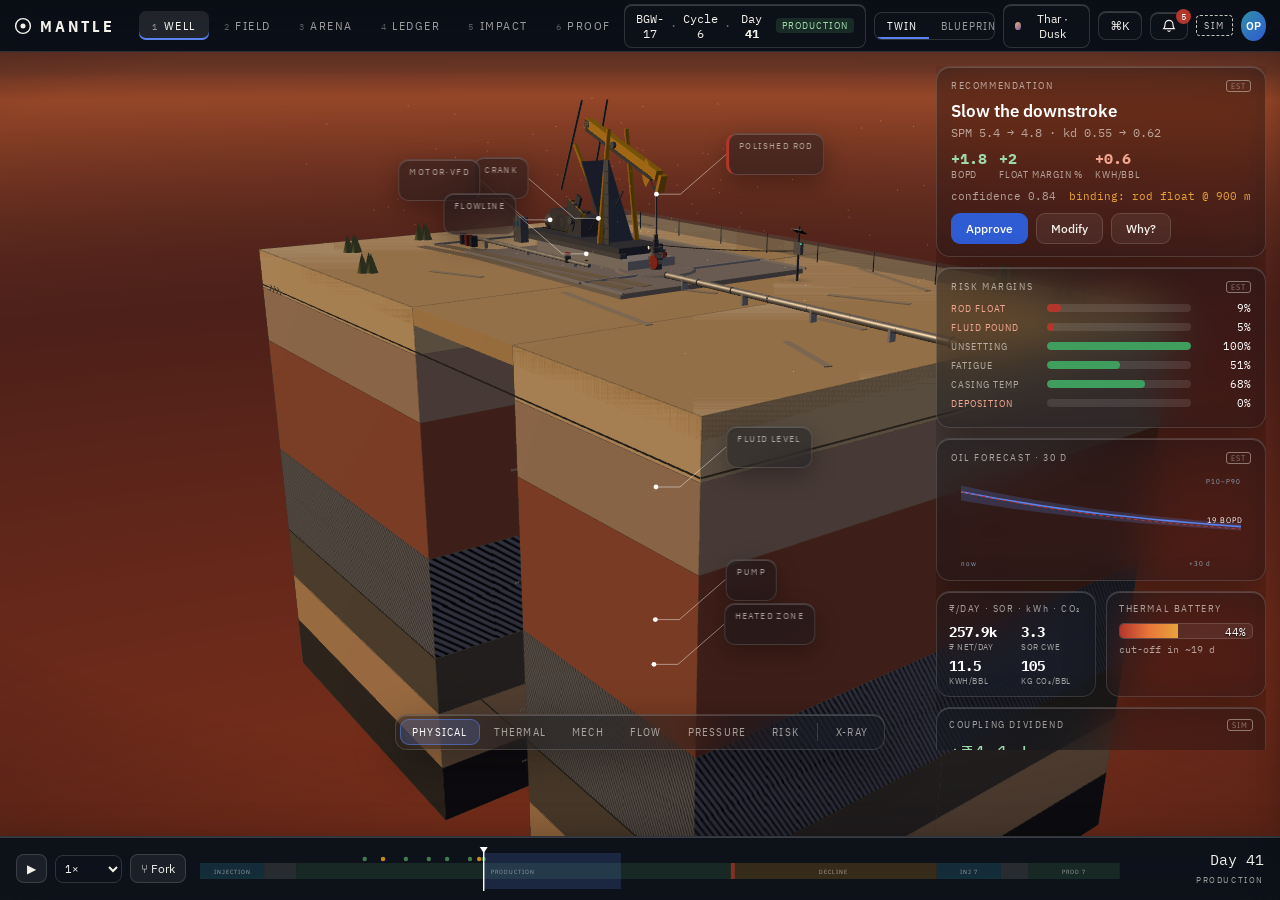
<file: demo/index.html>
<!DOCTYPE html>
<html lang="en">
<head>
<meta charset="utf-8">
<meta name="viewport" content="width=device-width, initial-scale=1">
<title>Mantle — Well-to-Surface Digital Twin (Demo)</title>
  <link rel="icon" href="data:,">
<link rel="stylesheet" href="https://fonts.googleapis.com/css2?family=IBM+Plex+Sans:wght@400;500;600;700&family=IBM+Plex+Sans+Condensed:wght@400;500;600;700&family=IBM+Plex+Mono:wght@400;500;600&display=swap">
<link rel="stylesheet" href="css/app.css">
<script type="importmap">{ "imports": { "three": "./js/vendor/three.module.js" } }</script>
</head>
<body data-skin="glass" data-screen="well" data-mode="twin">

<div id="app">

  <!-- ======================= TOP BAR ======================= -->
  <header id="topbar">
    <div class="tb-left">
      <div class="logo" id="logo">
        <svg viewBox="0 0 20 20" width="18" height="18"><circle cx="10" cy="10" r="8.2" fill="none" stroke="currentColor" stroke-width="1.6"/><circle cx="10" cy="10" r="2.8" fill="currentColor"/></svg>
        <span>MANTLE</span>
      </div>
      <nav id="screen-tabs">
        <button class="tab" data-nav="well" data-key="1"><i>1</i>Well</button>
        <button class="tab" data-nav="field" data-key="2"><i>2</i>Field</button>
        <button class="tab" data-nav="arena" data-key="3"><i>3</i>Arena</button>
        <button class="tab" data-nav="ledger" data-key="4"><i>4</i>Ledger</button>
        <button class="tab" data-nav="impact" data-key="5"><i>5</i>Impact</button>
        <button class="tab" data-nav="proof" data-key="6"><i>6</i>Proof</button>
      </nav>
    </div>
    <div class="tb-right">
      <button class="chip well-chip" id="well-context" title="Well context — switch well">
        <span class="wc-name">BGW-17</span><span class="wc-sep">·</span><span>Cycle 6</span><span class="wc-sep">·</span><span>Day <b id="wc-day">41</b></span><span class="wc-phase" id="wc-phase">PRODUCTION</span>
      </button>
      <div class="seg" id="mode-toggle" title="B — Twin ⇄ Blueprint">
        <button data-mode="twin" class="on">Twin</button><button data-mode="blueprint">Blueprint</button>
      </div>
      <button class="chip" id="conditions-chip" title="C — Condition Deck"><span class="dot dot-sky"></span><span id="cond-name">Thar · Dusk</span></button>
      <button class="chip" id="palette-btn" title="⌘K — Ask Mantle">⌘K</button>
      <button class="chip bell" id="alerts-btn" title="Alerts"><svg viewBox="0 0 16 16" width="14" height="14"><path d="M8 1.5a4.5 4.5 0 0 1 4.5 4.5c0 3 .8 4 1.5 5h-12c.7-1 1.5-2 1.5-5A4.5 4.5 0 0 1 8 1.5Z" fill="none" stroke="currentColor" stroke-width="1.3"/><path d="M6.4 13a1.7 1.7 0 0 0 3.2 0" fill="none" stroke="currentColor" stroke-width="1.3"/></svg><span class="badge" id="alert-count">3</span></button>
      <span class="prov-badge" id="sim-badge" title="All numbers are simulated (Baghewala-S)">SIM</span>
      <button class="avatar" id="persona-btn" title="Persona">OP</button>
    </div>
  </header>

  <!-- ======================= MAIN ======================= -->
  <main id="screens">

    <!-- ============ SCREEN 1 · WELL ============ -->
    <section class="screen" id="screen-well">
      <div id="stage">
        <canvas id="gl"></canvas>
        <svg id="leader-svg"></svg>
        <div id="callouts"></div>
        <div id="depth-gauge"><div class="dg-label">TVD</div><div class="dg-track"><div class="dg-fill" id="dg-fill"></div><div class="dg-marker" id="dg-marker"></div></div><div class="dg-read" id="dg-read">0 m</div></div>
        <!-- paper wipe mask layer -->
        <div id="paper-wipe"></div>
        <!-- blueprint sheet -->
        <div id="blueprint-view"></div>
        <!-- intro overlay -->
        <div id="intro"><div class="intro-card"><div class="intro-logo">MANTLE</div><div class="intro-sub" id="intro-sub">DRAWING THE WELL…</div><svg id="intro-svg" viewBox="0 0 300 190"></svg></div></div>
      </div>

      <!-- lens switcher -->
      <div id="lens-bar" class="glass">
        <button class="lens on" data-lens="physical">Physical</button>
        <button class="lens" data-lens="thermal">Thermal</button>
        <button class="lens" data-lens="mech">Mech</button>
        <button class="lens" data-lens="flow">Flow</button>
        <button class="lens" data-lens="pressure">Pressure</button>
        <button class="lens" data-lens="risk">Risk</button>
        <span class="lens-sep"></span>
        <button class="lens" id="xray-btn" title="X — X-ray">X-ray</button>
      </div>

      <!-- right glass stack -->
      <aside id="glass-stack">
        <div class="g-card rec-card" id="rec-card">
          <div class="g-label">RECOMMENDATION <span class="prov">EST</span></div>
          <div class="rec-title" id="rec-title">Slow the downstroke</div>
          <div class="rec-set" id="rec-set">SPM 5.4 → 4.9 · kd 0.55 → 0.62</div>
          <div class="rec-deltas" id="rec-deltas"></div>
          <div class="rec-conf"><span id="rec-conf">confidence 0.84</span><span class="rec-bind" id="rec-bind">binding: rod float @ 900 m</span></div>
          <div class="rec-btns"><button class="btn primary" id="rec-approve">Approve</button><button class="btn" id="rec-modify">Modify</button><button class="btn" id="rec-why">Why?</button></div>
        </div>

        <div class="g-card" id="risk-card">
          <div class="g-label">RISK MARGINS <span class="prov">EST</span></div>
          <div id="risk-bars"></div>
        </div>

        <div class="g-card" id="forecast-card">
          <div class="g-label">OIL FORECAST · 30 D <span class="prov">EST</span></div>
          <svg id="forecast-svg" viewBox="0 0 300 96"></svg>
        </div>

        <div class="g-row">
          <div class="g-card mini" id="econ-strip">
            <div class="g-label">₹/DAY · SOR · kWh · CO₂</div>
            <div class="econ-nums" id="econ-nums"></div>
          </div>
          <div class="g-card mini" id="battery-card" title="Thermal Battery — remaining useful reservoir heat">
            <div class="g-label">THERMAL BATTERY</div>
            <div class="battery"><div class="b-fill" id="b-fill"></div><span class="b-pct" id="b-pct">61%</span></div>
            <div class="b-days" id="b-days">cut-off in ~54 d</div>
          </div>
        </div>

        <div class="g-card mini" id="cd-card" title="Coupling Dividend — value of joint vs sequential optimisation">
          <div class="g-label">COUPLING DIVIDEND <span class="prov">SIM</span></div>
          <div class="cd-val" id="cd-val">+₹4.1 L<span class="cd-unit">/cycle</span></div>
          <div class="cd-sub" id="cd-sub">+6.8% oil · SOR −0.4 vs sequential</div>
        </div>
      </aside>
    </section>

    <!-- ============ SCREEN 2 · FIELD ============ -->
    <section class="screen paper" id="screen-field">
      <div class="paper-grid">
        <div class="plate map-plate">
          <div class="plate-head"><span>FIELD MAP · BAGHEWALA-S</span><span class="plate-no">ILLUSTRATIVE LAYOUT</span></div>
          <svg id="field-map" viewBox="0 0 820 470"></svg>
          <div class="kpi-footer" id="field-kpis"></div>
        </div>
        <div class="plate side-plate">
          <div class="plate-head"><span>FIELD TRIAGE</span><button class="btn sm" id="fleet-btn">Fleet · T</button></div>
          <div id="triage-list"></div>
          <div class="plate-head" style="margin-top:10px"><span>STEAM SCHEDULE · 30 D</span><button class="btn sm" id="sched-btn">Scheduler</button></div>
          <svg id="steam-gantt" viewBox="0 0 380 150"></svg>
        </div>
      </div>
    </section>

    <!-- ============ SCREEN 3 · ARENA ============ -->
    <section class="screen paper" id="screen-arena">
      <div class="arena-grid">
        <div class="plate arena-hero">
          <div class="plate-head"><span>PRODUCTION OUTPUT · 3 CYCLES · 30 WELLS × 20 SEEDS</span><span class="plate-no">PLATE A</span></div>
          <svg id="arena-chart" viewBox="0 0 900 340"></svg>
          <div class="run-bar">
            <span class="run-spec">30 wells · 20 seeds · 360 d · preset: golden-hour</span>
            <button class="btn sm" id="run-arena">Run live mini-arena (3×3×1)</button>
            <span class="run-status" id="run-status"></span>
          </div>
        </div>
        <div class="plate">
          <div class="plate-head"><span>SCOREBOARD · Δ vs STATIC (95% CI)</span><span class="plate-no">PLATE B</span></div>
          <table class="score-table" id="score-table"></table>
        </div>
        <div class="plate">
          <div class="plate-head"><span>COUPLING DIVIDEND DECOMPOSITION</span><span class="plate-no">PLATE C</span></div>
          <svg id="cd-waterfall" viewBox="0 0 400 180"></svg>
        </div>
        <div class="plate">
          <div class="plate-head"><span>CUMULATIVE OIL RACE</span><button class="btn sm" id="race-play">▶ play</button></div>
          <svg id="race-svg" viewBox="0 0 400 180"></svg>
        </div>
        <div class="plate">
          <div class="plate-head"><span>VALUE vs RISK · WELL×SEED</span><span class="plate-no">PLATE D</span></div>
          <svg id="vr-svg" viewBox="0 0 400 180"></svg>
        </div>
        <div class="plate">
          <div class="plate-head"><span>ABLATION · WHAT EACH PART BUYS</span><span class="plate-no">PLATE E</span></div>
          <svg id="ablation-svg" viewBox="0 0 400 180"></svg>
        </div>
      </div>
    </section>

    <!-- ============ SCREEN 4 · LEDGER ============ -->
    <section class="screen paper" id="screen-ledger">
      <div class="ledger-grid">
        <div class="plate ledger-list-plate">
          <div class="plate-head"><span>DECISION LEDGER · BGW-17</span><span class="plate-no stamp-ok" id="chain-stamp">CHAIN VERIFIED ✓</span></div>
          <div id="decision-list"></div>
        </div>
        <div class="plate ecn-plate" id="ecn-plate">
          <div class="plate-head"><span>ENGINEERING CHANGE NOTICE</span><span class="plate-no" id="ecn-id">ECN-0</span></div>
          <div id="ecn-body"></div>
        </div>
        <div class="plate">
          <div class="plate-head"><span>PREDICTED vs REALISED · CALIBRATION</span><span class="plate-no">PLATE 2</span></div>
          <svg id="calib-svg" viewBox="0 0 400 220"></svg>
          <div class="plate-note" id="calib-note"></div>
        </div>
      </div>
    </section>

    <!-- ============ SCREEN 5 · IMPACT ============ -->
    <section class="screen paper" id="screen-impact">
      <div class="impact-toggle">
        <div class="seg paper-seg" id="scope-seg"><button class="on">Field (30 wells)</button><button>Per well</button><button>Illustrative ×33</button></div>
        <div class="seg paper-seg" id="base-seg"><button class="on">vs Static</button><button>vs Pump-off</button><button>vs Sequential</button></div>
      </div>
      <div class="impact-cols">
        <div class="plate impact-col"><div class="plate-head"><span>ECONOMIC</span><span class="prov">SIM</span></div><div class="hero-nums" id="imp-econ"></div></div>
        <div class="plate impact-col"><div class="plate-head"><span>ENVIRONMENTAL</span><span class="prov">SIM</span></div><div class="hero-nums" id="imp-env"></div></div>
        <div class="plate impact-col"><div class="plate-head"><span>SOCIAL</span><span class="prov">SIM</span></div><div class="hero-nums" id="imp-soc"></div></div>
      </div>
      <div class="plate impact-chart-plate">
        <div class="plate-head"><span>CUMULATIVE Δ NET VALUE vs BASELINES · 180 D</span><button class="btn sm" id="receipt-btn">Cycle receipt</button></div>
        <svg id="impact-chart" viewBox="0 0 1200 220"></svg>
      </div>
    </section>

    <!-- ============ SCREEN 6 · PROOF ============ -->
    <section class="screen paper" id="screen-proof">
      <div class="proof-grid" id="proof-grid"></div>
      <div class="proof-footer">
        <button class="btn sm" id="import-btn">Import CSV live</button>
        <button class="btn sm" id="verify-btn">Verify ledger</button>
        <button class="btn sm" id="golden-btn">Run golden scenarios</button>
      </div>
    </section>

    <!-- ============ /play — JUDGE CHALLENGE ============ -->
    <section class="screen paper" id="screen-play">
      <div class="play-wrap">
        <div class="plate play-plate">
          <div class="plate-head"><span>JUDGE CHALLENGE · OPERATE BGW-17 FOR 60 SIM-DAYS</span><span class="plate-no">/play</span></div>
          <div class="play-body">
            <svg id="play-chart" viewBox="0 0 640 260"></svg>
            <div class="play-controls">
              <label>SPM <b id="play-spm-v">5.4</b><input type="range" id="play-spm" min="2" max="9" step="0.1" value="5.4"></label>
              <label>Re-steam at day <b id="play-rd-v">—</b><input type="range" id="play-rd" min="20" max="60" step="1" value="60"></label>
              <button class="btn primary" id="play-start">Start 60-day run</button>
              <div class="play-score" id="play-score"></div>
            </div>
          </div>
        </div>
        <div class="plate">
          <div class="plate-head"><span>LEADERBOARD</span></div>
          <table class="score-table" id="lb-table"></table>
        </div>
      </div>
    </section>

    <!-- ============ /m/[id] — MOBILE WELL CARD ============ -->
    <section class="screen" id="screen-mobile">
      <div class="mobile-card glass">
        <div class="g-label">BGW-17 · CYCLE 6</div>
        <div class="m-ring"><svg viewBox="0 0 120 120"><circle cx="60" cy="60" r="52" fill="none" stroke="rgba(255,255,255,.12)" stroke-width="8"/><circle id="m-ring-arc" cx="60" cy="60" r="52" fill="none" stroke="#E8A33D" stroke-width="8" stroke-linecap="round" transform="rotate(-90 60 60)"/></svg><div class="m-ring-txt"><b id="m-margin">18%</b><span>float margin</span></div></div>
        <div class="m-nums" id="m-nums"></div>
        <button class="btn primary" id="m-ack">Acknowledge</button>
      </div>
    </section>
  </main>

  <!-- ======================= TIMELINE DOCK ======================= -->
  <footer id="timeline-dock" class="glass">
    <div class="tl-controls">
      <button class="tl-btn" id="tl-play" title="Space">▶</button>
      <select id="tl-speed" title="Playback speed">
        <option value="0.25">0.25×</option><option value="1" selected>1×</option><option value="10">10×</option><option value="60">60×</option><option value="240">240×</option><option value="500">500×</option>
      </select>
      <button class="tl-btn" id="tl-fork" title="F — Fork scenario here">⑂ Fork</button>
    </div>
    <div class="tl-strip" id="tl-strip">
      <svg id="tl-svg"></svg>
      <input type="range" id="tl-scrub" min="-21" max="180" step="0.1" value="41">
    </div>
    <div class="tl-read"><span id="tl-t">Day 41</span><span class="tl-phase" id="tl-phase">PRODUCTION</span></div>
  </footer>

  <!-- ======================= OVERLAYS ======================= -->
  <div id="peek" class="peek glass"></div>

  <aside id="inspect-sheet" class="glass">
    <div class="sheet-head"><span id="sheet-title">Part</span><button class="sheet-x" id="sheet-close">✕</button></div>
    <div class="sheet-tabs" id="sheet-tabs"></div>
    <div class="sheet-body" id="sheet-body"></div>
    <div class="sheet-foot"><button class="btn sm" data-act="arena">Compare in Arena</button><button class="btn sm" data-act="fork">Fork here</button><button class="btn sm" data-act="ask">Ask about this</button></div>
  </aside>

  <div id="condition-deck">
    <div class="cd-sheet glass" id="cd-sheet">
      <div class="sheet-head"><span>CONDITION DECK · changes physics + picture</span><button class="sheet-x" data-close="cd">✕</button></div>
      <div class="cd-cols" id="cd-cols"></div>
      <div class="cd-presets" id="cd-presets"></div>
    </div>
  </div>

  <div id="palette">
    <div class="pal-box glass">
      <input id="pal-input" placeholder="Ask Mantle, or type a command…" autocomplete="off">
      <div id="pal-list"></div>
    </div>
  </div>

  <aside id="alerts-drawer" class="glass">
    <div class="sheet-head"><span>ALERTS · ISA-18.2</span><button class="sheet-x" data-close="alerts">✕</button></div>
    <div id="alerts-list"></div>
  </aside>

  <div id="modal-wrap"><div id="modal" class="paper-modal"></div></div>

  <div id="story-mode">
    <div class="story-bar glass"><span id="story-beat"></span><span class="story-hint">S exit · → next beat</span></div>
  </div>

  <div id="toasts"></div>
  <div id="scenario-ribbon">SCENARIO · <b id="scen-name">baseline</b><button id="scen-exit">return to reality</button></div>
</div>

<script type="module" src="js/app.js"></script>
</body>
</html>
</file>
<file: demo/css/app.css>
/* ============================================================
   MANTLE DEMO — Glass & Paper design system (per plan §5)
   ============================================================ */
:root{
  --ease: cubic-bezier(.2,.7,.1,1);
  --d1:120ms; --d2:240ms; --d3:420ms;
  --ok:#3F7D4E; --watch:#C98A1B; --high:#C96A1B; --crit:#B3362C;
  --twin:#2F5BD3; --twin-glow:#5B83F0;
  --steam:#2F8FA8; --oil:#6B4513; --water:#3D7BC4;
  /* glass */
  --g-fill:rgba(18,22,30,.42);
  --g-fill2:rgba(18,22,30,.56);
  --g-border:rgba(255,255,255,.14);
  --g-hl:inset 0 1px 0 rgba(255,255,255,.18);
  --g-text:#F4F1EA;
  --g-dim:rgba(244,241,234,.62);
  --g-num:#FFFFFF;
  /* paper */
  --p-bg:#F3EEE2; --p-ink:#1E2A33; --p-blue:#1F4E79; --p-red:#B3362C;
  --p-amber:#C98A1B; --p-green:#3F7D4E; --p-dim:#8A8A80;
  --p-grid-min:rgba(31,78,121,.07); --p-grid-maj:rgba(31,78,121,.14);
}
*{box-sizing:border-box;margin:0;padding:0}
html,body{height:100%;overflow:hidden}
body{font-family:"IBM Plex Sans",system-ui,sans-serif;font-size:14px;color:var(--g-text);background:#0d1017;-webkit-font-smoothing:antialiased}
body[data-skin="paper"]{color:var(--p-ink);background:var(--p-bg)}
button{font:inherit;color:inherit;background:none;border:none;cursor:pointer}
input,select{font:inherit;color:inherit}
svg text{font-family:"IBM Plex Sans Condensed","IBM Plex Sans",sans-serif}
.num,.mono{font-family:"IBM Plex Mono",monospace;font-variant-numeric:tabular-nums}
::-webkit-scrollbar{width:8px;height:8px}::-webkit-scrollbar-thumb{background:rgba(128,128,128,.3);border-radius:4px}

#app{display:flex;flex-direction:column;height:100%}
#screens{flex:1;position:relative;overflow:hidden}
.screen{position:absolute;inset:0;display:none}
.screen.active{display:block}

/* ---------------- top bar ---------------- */
#topbar{height:52px;display:flex;align-items:center;justify-content:space-between;padding:0 14px;z-index:60;flex:none;transition:background .5s,border-color .5s,color .5s}
#topbar *{transition:color .5s,border-color .5s,background .5s}
body[data-skin="glass"] #topbar{background:linear-gradient(180deg,rgba(10,13,20,.55),rgba(10,13,20,.25));backdrop-filter:blur(14px) saturate(140%);border-bottom:1px solid var(--g-border)}
body[data-skin="paper"] #topbar{background:#EFE9DB;border-bottom:1.4px solid var(--p-ink);box-shadow:0 1px 0 var(--p-ink) inset,0 3px 0 -2px var(--p-ink)}
.tb-left,.tb-right{display:flex;align-items:center;gap:8px}
.logo{display:flex;align-items:center;gap:8px;font-family:"IBM Plex Sans Condensed";font-weight:700;letter-spacing:3px;font-size:16px}
#screen-tabs{display:flex;gap:2px;margin-left:16px}
#screen-tabs .tab{font-family:"IBM Plex Sans Condensed";text-transform:uppercase;letter-spacing:1.5px;font-size:12px;padding:7px 13px;border-radius:7px;color:var(--g-dim);position:relative;transition:all var(--d2) var(--ease)}
#screen-tabs .tab i{font-style:normal;font-family:"IBM Plex Mono";font-size:9px;opacity:.55;margin-right:5px}
#screen-tabs .tab:hover{color:var(--g-text)}
#screen-tabs .tab.on{color:var(--g-text)}
body[data-skin="glass"] #screen-tabs .tab.on{background:rgba(255,255,255,.09);box-shadow:inset 0 -2px 0 var(--twin-glow)}
body[data-skin="paper"] #screen-tabs .tab{color:#9a9484;border-radius:0}
body[data-skin="paper"] #screen-tabs .tab.on{color:var(--p-ink);background:var(--p-bg);border:1.2px solid var(--p-ink);border-bottom-color:var(--p-bg);border-radius:6px 6px 0 0;transform:translateY(1px);clip-path:polygon(0 0,calc(100% - 8px) 0,100% 8px,100% 100%,0 100%)}
.chip{display:flex;align-items:center;gap:6px;padding:6px 11px;border-radius:8px;font-size:12px;transition:all var(--d2) var(--ease)}
body[data-skin="glass"] .chip{background:var(--g-fill);border:1px solid var(--g-border);box-shadow:var(--g-hl)}
body[data-skin="glass"] .chip:hover{background:rgba(30,36,48,.55)}
body[data-skin="paper"] .chip{border:1px solid var(--p-ink);background:var(--p-bg)}
.chip .dot{width:8px;height:8px;border-radius:50%}
.dot-sky{background:linear-gradient(135deg,#E7B27A,#7A5C9E)}
.well-chip{font-family:"IBM Plex Mono";font-size:12px}
.well-chip .wc-sep{opacity:.4}
.well-chip .wc-phase{font-family:"IBM Plex Sans Condensed";font-size:10px;letter-spacing:1px;background:rgba(63,125,78,.25);color:#9Fd9ab;padding:1px 6px;border-radius:4px;margin-left:4px}
body[data-skin="paper"] .well-chip .wc-phase{background:rgba(63,125,78,.15);color:var(--p-green)}
.seg{display:flex;border-radius:8px;overflow:hidden}
body[data-skin="glass"] .seg{background:var(--g-fill);border:1px solid var(--g-border)}
body[data-skin="paper"] .seg{border:1px solid var(--p-ink)}
.seg button{padding:6px 12px;font-family:"IBM Plex Sans Condensed";font-size:11px;text-transform:uppercase;letter-spacing:1px;color:var(--g-dim)}
.seg button.on{color:var(--g-num);box-shadow:inset 0 -2px 0 var(--twin-glow)}
body[data-skin="paper"] .seg button{color:var(--p-dim)}
body[data-skin="paper"] .seg button.on{color:var(--p-ink);background:rgba(31,78,121,.1);box-shadow:none;font-weight:600}
.bell{position:relative}
.badge{position:absolute;top:-4px;right:-4px;background:var(--crit);color:#fff;font-size:9px;font-family:"IBM Plex Mono";min-width:15px;height:15px;border-radius:8px;display:flex;align-items:center;justify-content:center;padding:0 3px}
.prov-badge{font-family:"IBM Plex Sans Condensed";font-size:10px;letter-spacing:1.5px;padding:3px 7px;border:1px dashed currentColor;border-radius:4px;opacity:.8}
.avatar{width:30px;height:30px;border-radius:50%;background:linear-gradient(135deg,#2F8FA8,#2F5BD3);color:#fff;font-size:11px;font-weight:600;display:flex;align-items:center;justify-content:center}

/* ---------------- WELL screen / stage ---------------- */
#screen-well{background:radial-gradient(120% 90% at 50% 0%,#232c44 0%,#141a2a 55%,#0d1017 100%)}
#stage{position:absolute;inset:0}
#gl{position:absolute;inset:0;width:100%;height:100%;display:block}
#leader-svg{position:absolute;inset:0;width:100%;height:100%;pointer-events:none;z-index:3}
#callouts{position:absolute;inset:0;pointer-events:none;z-index:4}
.callout{position:absolute;transform:translate(-50%,-50%);pointer-events:auto;cursor:pointer;transition:opacity var(--d2) var(--ease)}
.callout .co-card{background:var(--g-fill);backdrop-filter:blur(14px);border:1px solid var(--g-border);box-shadow:var(--g-hl),0 8px 24px rgba(0,0,0,.3);border-radius:10px;padding:6px 10px;white-space:nowrap}
.callout .co-name{font-family:"IBM Plex Sans Condensed";font-size:9px;letter-spacing:1.4px;text-transform:uppercase;color:var(--g-dim)}
.callout .co-val{font-family:"IBM Plex Mono";font-size:13px;color:var(--g-num)}
.callout .co-val small{font-size:9px;opacity:.6}
.callout.alarm .co-card{border-left:3px solid var(--crit);animation:co-pulse 1.6s infinite}
@keyframes co-pulse{0%,100%{box-shadow:var(--g-hl),0 8px 24px rgba(0,0,0,.3)}50%{box-shadow:var(--g-hl),0 8px 24px rgba(179,54,44,.45)}}
.callout.min .co-card{padding:3px 8px}.callout.min .co-name{display:none}
.callout.hidden-co{opacity:0;pointer-events:none}
.callout.occluded .co-card{opacity:.5}

/* depth gauge */
#depth-gauge{position:absolute;left:14px;top:50%;transform:translateY(-50%);display:flex;flex-direction:column;align-items:center;gap:6px;z-index:5;opacity:0;transition:opacity var(--d3)}
#depth-gauge.show{opacity:1}
.dg-label{font-family:"IBM Plex Sans Condensed";font-size:9px;letter-spacing:2px;color:var(--g-dim)}
.dg-track{width:4px;height:280px;background:rgba(255,255,255,.12);border-radius:2px;position:relative}
.dg-fill{position:absolute;top:0;width:100%;background:linear-gradient(180deg,#5B83F0,#B3362C);border-radius:2px}
.dg-marker{position:absolute;left:-5px;width:14px;height:2px;background:#fff}
.dg-read{font-family:"IBM Plex Mono";font-size:10px;color:var(--g-num)}

/* lens bar */
#lens-bar{position:absolute;left:50%;bottom:86px;transform:translateX(-50%);display:flex;align-items:center;gap:2px;padding:4px;border-radius:12px;z-index:20}
.glass{background:var(--g-fill);backdrop-filter:blur(20px) saturate(140%);border:1px solid var(--g-border);box-shadow:var(--g-hl),0 12px 40px rgba(0,0,0,.35);border-radius:14px}
.lens{padding:6px 12px;font-family:"IBM Plex Sans Condensed";font-size:11px;text-transform:uppercase;letter-spacing:1.2px;color:var(--g-dim);border-radius:9px;transition:all var(--d2)}
.lens:hover{color:var(--g-text)}
.lens.on{color:#fff;background:rgba(91,131,240,.22);box-shadow:inset 0 0 0 1px rgba(91,131,240,.5)}
.lens-sep{width:1px;height:18px;background:var(--g-border);margin:0 4px}

/* glass stack */
#glass-stack{position:absolute;top:14px;right:14px;bottom:86px;width:330px;display:flex;flex-direction:column;gap:10px;z-index:15;overflow:hidden auto;scrollbar-width:none;transition:transform var(--d3) var(--ease),opacity var(--d3)}
#glass-stack::-webkit-scrollbar{display:none}
#glass-stack.away{transform:translateX(24px);opacity:0;pointer-events:none}
.g-card{background:var(--g-fill);backdrop-filter:blur(20px) saturate(140%);border:1px solid var(--g-border);box-shadow:var(--g-hl),0 12px 40px rgba(0,0,0,.35);border-radius:14px;padding:12px 14px;flex:none}
.g-label{font-family:"IBM Plex Sans Condensed";font-size:9.5px;letter-spacing:1.6px;color:var(--g-dim);margin-bottom:8px;display:flex;justify-content:space-between;align-items:center}
.prov{font-size:8px;border:1px solid currentColor;border-radius:3px;padding:0 4px;opacity:.7;letter-spacing:1px}
body.show-prov .prov{outline:1px solid;opacity:1}
body.show-prov .prov[data-s="MEAS"]{color:#3F7D4E}body.show-prov .prov[data-s="EST"]{color:#5B83F0}
body.show-prov .prov[data-s="SIM"]{color:#C98A1B}body.show-prov .prov[data-s="ASSUM"]{color:#B3362C}body.show-prov .prov[data-s="PUB"]{color:#8A6BC9}
.rec-title{font-size:17px;font-weight:600;color:#fff}
.rec-set{font-family:"IBM Plex Mono";font-size:12px;color:var(--g-dim);margin-top:3px}
.rec-deltas{display:flex;gap:12px;margin-top:9px}
.rec-deltas .d{display:flex;flex-direction:column}
.rec-deltas .d b{font-family:"IBM Plex Mono";font-size:15px;color:#9Fd9ab}
.rec-deltas .d.neg b{color:#f0a58f}
.rec-deltas .d span{font-size:9.5px;color:var(--g-dim);font-family:"IBM Plex Sans Condensed";letter-spacing:.8px;text-transform:uppercase}
.rec-conf{display:flex;justify-content:space-between;font-size:10.5px;color:var(--g-dim);margin-top:8px;font-family:"IBM Plex Mono"}
.rec-bind{color:#E8A33D}
.rec-btns{display:flex;gap:8px;margin-top:10px}
.btn{padding:7px 14px;border-radius:9px;font-size:12px;font-weight:500;border:1px solid var(--g-border);background:rgba(255,255,255,.06);color:var(--g-text);transition:all var(--d2)}
.btn:hover{background:rgba(255,255,255,.12)}
.btn.primary{background:var(--twin);border-color:transparent;color:#fff}
.btn.primary:hover{background:#3d68dd}
.btn.sm{padding:4px 9px;font-size:11px}
body[data-skin="paper"] .btn{border:1px solid var(--p-ink);color:var(--p-ink);background:var(--p-bg);border-radius:4px}
body[data-skin="paper"] .btn:hover{background:rgba(31,78,121,.08)}
body[data-skin="paper"] .btn.primary{background:var(--p-blue);color:#fff;border-color:var(--p-blue)}
body[data-skin="paper"] .btn:active{transform:translateY(1px)}
.risk-row{display:flex;align-items:center;gap:8px;margin:5px 0;cursor:pointer}
.risk-row .r-name{font-family:"IBM Plex Sans Condensed";font-size:10px;letter-spacing:1px;text-transform:uppercase;color:var(--g-dim);width:88px;flex:none}
.risk-row .r-bar{flex:1;height:8px;background:rgba(255,255,255,.1);border-radius:4px;position:relative;overflow:hidden}
.risk-row .r-fill{position:absolute;left:0;top:0;bottom:0;border-radius:4px;transition:width .5s var(--ease),background .5s}
.risk-row .r-val{font-family:"IBM Plex Mono";font-size:11px;color:var(--g-num);width:52px;text-align:right}
.risk-row.alarm .r-name{color:#f0a58f}
#forecast-svg{width:100%;height:auto;display:block}
.g-row{display:flex;gap:10px}
.g-card.mini{flex:1;padding:10px 12px}
.econ-nums{display:grid;grid-template-columns:1fr 1fr;gap:5px 10px}
.econ-nums .en b{font-family:"IBM Plex Mono";font-size:14px;color:var(--g-num)}
.econ-nums .en span{font-size:9px;color:var(--g-dim);font-family:"IBM Plex Sans Condensed";letter-spacing:.6px;text-transform:uppercase;display:block}
.battery{position:relative;height:16px;border:1px solid var(--g-border);border-radius:5px;overflow:hidden;background:rgba(255,255,255,.07)}
.b-fill{position:absolute;inset:0;width:61%;background:linear-gradient(90deg,#B3362C,#E8763A,#E8A33D);transition:width .5s var(--ease)}
.b-pct{position:absolute;right:6px;top:0;font-family:"IBM Plex Mono";font-size:11px;line-height:16px;color:#fff;text-shadow:0 1px 2px #000}
.b-days{font-size:10px;color:var(--g-dim);margin-top:4px;font-family:"IBM Plex Mono"}
.cd-val{font-family:"IBM Plex Mono";font-size:20px;color:#9Fd9ab}
.cd-unit{font-size:11px;color:var(--g-dim)}
.cd-sub{font-size:10.5px;color:var(--g-dim);margin-top:3px}

/* ---------------- PAPER pages ---------------- */
.paper{background:var(--p-bg);position:relative}
.paper::before{content:"";position:absolute;inset:0;pointer-events:none;background:
  repeating-linear-gradient(0deg,var(--p-grid-min) 0 1px,transparent 1px 8px),
  repeating-linear-gradient(90deg,var(--p-grid-min) 0 1px,transparent 1px 8px),
  repeating-linear-gradient(0deg,var(--p-grid-maj) 0 1px,transparent 1px 40px),
  repeating-linear-gradient(90deg,var(--p-grid-maj) 0 1px,transparent 1px 40px);}
.paper::after{content:"";position:absolute;inset:0;pointer-events:none;background:radial-gradient(120% 100% at 50% 40%,transparent 60%,rgba(60,45,20,.08))}
.plate{background:rgba(255,255,255,.35);border:1px solid var(--p-ink);position:relative;padding:10px 12px}
.plate::before{content:"";position:absolute;inset:3px;border:.5px solid rgba(30,42,51,.5);pointer-events:none}
.plate-head{display:flex;justify-content:space-between;align-items:center;font-family:"IBM Plex Sans Condensed";font-size:10px;letter-spacing:1.4px;color:var(--p-dim);text-transform:uppercase;padding-bottom:7px;margin-bottom:6px;border-bottom:1px solid rgba(30,42,51,.25)}
.plate-no{font-family:"IBM Plex Mono";font-size:9px}
.plate-note{font-size:10.5px;color:var(--p-dim);font-family:"IBM Plex Mono"}
body[data-skin="paper"]{--g-text:var(--p-ink);--g-dim:var(--p-dim);--g-num:var(--p-ink)}

/* FIELD */
.paper-grid{position:relative;z-index:1;display:grid;grid-template-columns:1fr 400px;gap:12px;height:100%;padding:12px}
.map-plate{display:flex;flex-direction:column}
#field-map{flex:1;width:100%}
.kpi-footer{display:flex;gap:22px;padding-top:8px;border-top:1px solid rgba(30,42,51,.25);margin-top:6px}
.kpi-footer .kf b{font-family:"IBM Plex Mono";font-size:16px;display:block}
.kpi-footer .kf span{font-size:9px;font-family:"IBM Plex Sans Condensed";letter-spacing:1px;color:var(--p-dim);text-transform:uppercase}
#triage-list .tr{display:flex;gap:10px;padding:8px 6px;border-bottom:1px dashed rgba(30,42,51,.25);cursor:pointer;align-items:center}
#triage-list .tr:hover{background:rgba(31,78,121,.06)}
#triage-list .tr .rank{font-family:"IBM Plex Mono";font-size:15px;color:var(--p-blue);width:20px}
#triage-list .tr .tw{font-family:"IBM Plex Mono";font-weight:600;width:70px}
#triage-list .tr .treason{flex:1;font-size:11.5px;color:var(--p-ink)}
#triage-list .tr .tval{font-family:"IBM Plex Mono";font-size:12px;color:var(--p-red)}
#steam-gantt{width:100%;display:block}

/* ARENA */
.arena-grid{position:relative;z-index:1;display:grid;grid-template-columns:1.5fr 1fr 1fr;grid-template-rows:auto 1fr 1fr;gap:12px;height:100%;padding:12px;overflow:auto}
.arena-hero{grid-column:1/2;grid-row:1/3;display:flex;flex-direction:column}
#arena-chart{width:100%;flex:1}
.run-bar{display:flex;align-items:center;gap:12px;border-top:1px solid rgba(30,42,51,.25);padding-top:8px;font-size:11px;color:var(--p-dim);font-family:"IBM Plex Mono"}
.run-status{color:var(--p-blue)}
.score-table{width:100%;border-collapse:collapse;font-size:11px}
.score-table th{font-family:"IBM Plex Sans Condensed";font-size:9px;letter-spacing:1px;text-transform:uppercase;color:var(--p-dim);text-align:right;padding:4px 6px;border-bottom:1px solid var(--p-ink)}
.score-table th:first-child{text-align:left}
.score-table td{font-family:"IBM Plex Mono";padding:4px 6px;text-align:right;border-bottom:1px dashed rgba(30,42,51,.2)}
.score-table td:first-child{text-align:left;font-family:"IBM Plex Sans"}
.score-table tr.mantle td{background:rgba(47,91,211,.09);font-weight:600}
.score-table tr.dq td{color:var(--p-red)}

/* LEDGER */
.ledger-grid{position:relative;z-index:1;display:grid;grid-template-columns:380px 1.2fr 1fr;gap:12px;height:100%;padding:12px}
.ledger-list-plate{overflow:auto}
.stamp-ok{color:var(--p-green);border:1.4px solid var(--p-green);padding:2px 8px;border-radius:3px;transform:rotate(-2deg)}
.stamp-bad{color:var(--p-red);border:1.4px solid var(--p-red);padding:2px 8px;border-radius:3px}
.dec-card{border:1px solid rgba(30,42,51,.35);padding:8px 10px;margin-bottom:8px;cursor:pointer;background:rgba(255,255,255,.4)}
.dec-card:hover{border-color:var(--p-ink)}
.dec-card.sel{border-color:var(--p-blue);box-shadow:2px 2px 0 var(--p-blue)}
.dec-card .d-id{font-family:"IBM Plex Mono";font-size:9px;color:var(--p-dim);display:flex;justify-content:space-between}
.dec-card .d-act{font-weight:600;font-size:12.5px;margin:3px 0}
.dec-card .d-hash{font-family:"IBM Plex Mono";font-size:9px;color:var(--p-dim)}
.stamp{font-family:"IBM Plex Sans Condensed";font-size:9px;letter-spacing:1px;padding:1px 6px;border:1.2px solid;border-radius:3px}
.stamp.applied{color:var(--p-green);border-color:var(--p-green)}
.stamp.pending{color:var(--p-amber);border-color:var(--p-amber)}
.stamp.rejected{color:var(--p-red);border-color:var(--p-red)}
#ecn-body{font-size:12px;line-height:1.55}
#ecn-body .ecn-row{display:flex;justify-content:space-between;padding:3px 0;border-bottom:1px dotted rgba(30,42,51,.25)}
#ecn-body .ecn-row b{font-family:"IBM Plex Mono"}
#ecn-svg,#calib-svg{width:100%}

/* IMPACT */
#screen-impact{padding:12px}
#screen-impact.active{display:flex;flex-direction:column;gap:12px}
.impact-toggle{display:flex;gap:12px;position:relative;z-index:1}
.impact-cols{display:grid;grid-template-columns:1fr 1fr 1fr;gap:12px;flex:1;position:relative;z-index:1}
.hero-nums{display:flex;flex-direction:column;gap:14px;padding:6px 2px}
.hn .hn-v{font-family:"IBM Plex Mono";font-size:24px;color:var(--p-ink)}
.hn .hn-v small{font-size:12px;color:var(--p-dim)}
.hn .hn-l{font-family:"IBM Plex Sans Condensed";font-size:10px;letter-spacing:1.2px;text-transform:uppercase;color:var(--p-dim);margin-top:1px}
.hn .hn-b{font-size:10px;color:var(--p-dim);font-family:"IBM Plex Mono"}
.hn{cursor:help;border-bottom:1px dashed rgba(30,42,51,.2);padding-bottom:10px}
.impact-chart-plate{position:relative;z-index:1}
#impact-chart{width:100%;display:block}

/* PROOF */
#screen-proof{padding:12px}
#screen-proof.active{display:flex;flex-direction:column;gap:12px}
.proof-grid{display:grid;grid-template-columns:repeat(3,1fr);grid-template-rows:1fr 1fr;gap:12px;flex:1;position:relative;z-index:1}
.proof-card{display:flex;flex-direction:column}
.proof-card .pc-body{flex:1;overflow:auto;font-size:11.5px}
.proof-card .pc-act{margin-top:8px}
.pc-act .btn{width:100%}
.trace-line{display:flex;justify-content:space-between;padding:3px 0;border-bottom:1px dotted rgba(30,42,51,.2);font-size:11px}
.trace-line .ok{color:var(--p-green);font-family:"IBM Plex Mono"}
.donut-row{display:flex;align-items:center;gap:12px}
.donut-row svg{flex:none}
.donut-legend{font-size:10.5px;font-family:"IBM Plex Mono";line-height:1.7}
.donut-legend i{display:inline-block;width:9px;height:9px;margin-right:5px}
.assume-row{padding:5px 0;border-bottom:1px dashed rgba(30,42,51,.2)}
.assume-row b{font-family:"IBM Plex Mono";font-size:11px}
.assume-row .a-rep{font-size:10px;color:var(--p-dim)}
.health-rings{display:flex;justify-content:space-around;padding-top:8px}
.hring{position:relative;width:76px;height:76px}
.hring svg{transform:rotate(-90deg)}
.hring .hr-v{position:absolute;inset:0;display:flex;flex-direction:column;align-items:center;justify-content:center;font-family:"IBM Plex Mono";font-size:14px}
.hring .hr-v span{font-size:8px;font-family:"IBM Plex Sans Condensed";letter-spacing:.8px;color:var(--p-dim);text-transform:uppercase}
.proof-footer{display:flex;gap:10px;position:relative;z-index:1}

/* PLAY */
.play-wrap{position:relative;z-index:1;display:grid;grid-template-columns:1fr 320px;gap:12px;height:100%;padding:12px}
.play-body{display:flex;gap:14px}
#play-chart{flex:1}
.play-controls{width:230px;display:flex;flex-direction:column;gap:14px;padding-top:8px}
.play-controls label{font-family:"IBM Plex Sans Condensed";font-size:11px;letter-spacing:1px;text-transform:uppercase;color:var(--p-dim)}
.play-controls b{font-family:"IBM Plex Mono";float:right;color:var(--p-ink)}
.play-controls input[type=range]{width:100%;accent-color:var(--p-blue);margin-top:5px}
.play-score{font-family:"IBM Plex Mono";font-size:12px;line-height:1.8;border-top:1px solid rgba(30,42,51,.25);padding-top:8px}
.play-score .win{color:var(--p-green)}.play-score .lose{color:var(--p-red)}

/* MOBILE card */
#screen-mobile{display:none;background:radial-gradient(120% 90% at 50% 0%,#232c44,#0d1017)}
#screen-mobile.active{display:flex;align-items:center;justify-content:center}
.mobile-card{width:320px;padding:22px;display:flex;flex-direction:column;gap:16px;align-items:center}
.m-ring{position:relative;width:120px;height:120px}
.m-ring-txt{position:absolute;inset:0;display:flex;flex-direction:column;align-items:center;justify-content:center}
.m-ring-txt b{font-family:"IBM Plex Mono";font-size:22px}
.m-ring-txt span{font-size:9px;font-family:"IBM Plex Sans Condensed";letter-spacing:1px;color:var(--g-dim);text-transform:uppercase}
.m-nums{width:100%;font-family:"IBM Plex Mono";font-size:12px;line-height:2}
.m-nums .mr{display:flex;justify-content:space-between;border-bottom:1px dashed var(--g-border)}

/* ---------------- TIMELINE DOCK ---------------- */
#timeline-dock{height:64px;flex:none;display:flex;align-items:center;gap:14px;padding:0 16px;z-index:50;border-radius:0;border-left:none;border-right:none;border-bottom:none}
body[data-skin="paper"] #timeline-dock{background:#EFE9DB;border-top:1.4px solid var(--p-ink);backdrop-filter:none}
.tl-controls{display:flex;align-items:center;gap:8px;flex:none}
.tl-btn{padding:6px 10px;border-radius:8px;font-size:12px;border:1px solid var(--g-border);background:rgba(255,255,255,.06)}
.tl-btn:hover{background:rgba(255,255,255,.12)}
body[data-skin="paper"] .tl-btn{border:1px solid var(--p-ink);background:transparent}
#tl-speed{background:transparent;border:1px solid var(--g-border);border-radius:8px;padding:5px;font-family:"IBM Plex Mono";font-size:11px}
body[data-skin="paper"] #tl-speed{border-color:var(--p-ink)}
.tl-strip{flex:1;position:relative;height:48px}
#tl-svg{position:absolute;inset:0;width:100%;height:100%}
#tl-scrub{position:absolute;inset:0;width:100%;height:100%;opacity:0;cursor:ew-resize}
.tl-read{flex:none;width:130px;text-align:right}
#tl-t{font-family:"IBM Plex Mono";font-size:15px;display:block}
.tl-phase{font-family:"IBM Plex Sans Condensed";font-size:9px;letter-spacing:1.6px;color:var(--g-dim)}
body[data-skin="paper"] .tl-phase{color:var(--p-dim)}

/* ---------------- OVERLAYS ---------------- */
.peek{position:fixed;z-index:200;padding:10px 12px;width:230px;pointer-events:none;opacity:0;transition:opacity var(--d2);font-size:11px}
.peek.show{opacity:1}
.peek .pk-t{font-family:"IBM Plex Sans Condensed";font-size:10px;letter-spacing:1.4px;text-transform:uppercase;color:var(--g-dim);margin-bottom:5px}
.peek .pk-s{font-size:10.5px;color:var(--g-dim);margin-top:5px;line-height:1.4}
.peek svg{width:100%;display:block}

#inspect-sheet{position:fixed;top:66px;right:0;bottom:76px;width:420px;z-index:150;transform:translateX(105%);transition:transform var(--d3) var(--ease);display:flex;flex-direction:column;border-radius:14px 0 0 14px}
#inspect-sheet.open{transform:none}
body[data-skin="paper"] #inspect-sheet{background:var(--p-bg);border-left:1.4px solid var(--p-ink);border-radius:0;backdrop-filter:none;box-shadow:-8px 0 30px rgba(60,45,20,.15)}
.sheet-head{display:flex;justify-content:space-between;align-items:center;padding:12px 14px;font-family:"IBM Plex Sans Condensed";letter-spacing:1.6px;font-size:12px;text-transform:uppercase;border-bottom:1px solid var(--g-border)}
body[data-skin="paper"] .sheet-head{border-bottom-color:var(--p-ink)}
.sheet-x{font-size:14px;opacity:.6;padding:2px 8px}
.sheet-x:hover{opacity:1}
.sheet-tabs{display:flex;gap:4px;padding:8px 12px;border-bottom:1px solid var(--g-border);flex-wrap:wrap}
body[data-skin="paper"] .sheet-tabs{border-bottom-color:rgba(30,42,51,.3)}
.sheet-tabs button{font-family:"IBM Plex Sans Condensed";font-size:10px;letter-spacing:1px;text-transform:uppercase;padding:5px 9px;border-radius:6px;color:var(--g-dim)}
.sheet-tabs button.on{background:rgba(91,131,240,.2);color:#fff}
body[data-skin="paper"] .sheet-tabs button.on{background:var(--p-ink);color:var(--p-bg)}
.sheet-body{flex:1;overflow:auto;padding:12px 14px;font-size:12px}
.sheet-body svg{width:100%}
.sheet-foot{display:flex;gap:8px;padding:10px 12px;border-top:1px solid var(--g-border)}
body[data-skin="paper"] .sheet-foot{border-top-color:rgba(30,42,51,.3)}
.kv{display:flex;justify-content:space-between;padding:4px 0;border-bottom:1px dotted rgba(128,128,128,.25);font-size:12px}
.kv b{font-family:"IBM Plex Mono"}
body[data-skin="paper"] .kv{border-bottom-color:rgba(30,42,51,.25)}
.sheet-body h5{font-family:"IBM Plex Sans Condensed";font-size:10px;letter-spacing:1.4px;text-transform:uppercase;color:var(--g-dim);margin:12px 0 5px}
.sched-row{display:flex;gap:6px;align-items:center;font-family:"IBM Plex Mono";font-size:10.5px;padding:3px 0;border-bottom:1px dashed rgba(128,128,128,.2)}
.sched-row .sd{width:44px}.sched-row .sbar{height:8px;background:rgba(91,131,240,.3);border-radius:3px;position:relative;flex:1}
.sched-row .sbar i{position:absolute;top:0;bottom:0;background:var(--twin-glow);border-radius:3px}
body[data-skin="paper"] .sched-row .sbar{background:rgba(31,78,121,.15)}
body[data-skin="paper"] .sched-row .sbar i{background:var(--p-blue)}

/* condition deck */
#condition-deck{position:fixed;inset:0;z-index:300;display:none;align-items:center;justify-content:center;background:rgba(8,10,16,.5);backdrop-filter:blur(4px)}
#condition-deck.open{display:flex}
.cd-sheet{width:min(1060px,94vw);max-height:86vh;overflow:auto;padding:0 0 14px}
.cd-cols{display:grid;grid-template-columns:repeat(5,1fr);gap:10px;padding:14px}
.cd-col h5{font-family:"IBM Plex Sans Condensed";font-size:10px;letter-spacing:1.6px;text-transform:uppercase;color:var(--g-dim);margin-bottom:8px}
.cd-opt{border:1px solid var(--g-border);border-radius:10px;padding:8px 10px;margin-bottom:7px;cursor:pointer;transition:all var(--d2)}
.cd-opt:hover{border-color:rgba(255,255,255,.4)}
.cd-opt.on{border-color:var(--twin-glow);background:rgba(47,91,211,.18);box-shadow:0 0 0 1px var(--twin-glow)}
.cd-opt .co-t{font-size:12px;font-weight:600}
.cd-opt .co-d{font-size:9.5px;color:var(--g-dim);margin-top:2px;line-height:1.35}
.cd-opt.fault .co-t{color:#f0a58f}
.cd-presets{display:flex;gap:8px;padding:0 14px;flex-wrap:wrap}
.cd-preset{border:1px dashed var(--g-border);border-radius:8px;padding:7px 12px;font-size:11px;cursor:pointer}
.cd-preset:hover{border-color:var(--twin-glow)}
.cd-preset.on{border-style:solid;border-color:var(--twin-glow);background:rgba(47,91,211,.15)}

/* palette */
#palette{position:fixed;inset:0;z-index:400;display:none;justify-content:center;padding-top:14vh;background:rgba(8,10,16,.45)}
#palette.open{display:flex}
.pal-box{width:min(620px,92vw);height:fit-content;max-height:60vh;display:flex;flex-direction:column;overflow:hidden}
#pal-input{background:none;border:none;outline:none;padding:15px 18px;font-size:15px;color:#fff;border-bottom:1px solid var(--g-border)}
#pal-list{overflow:auto}
.pal-item{display:flex;justify-content:space-between;gap:12px;padding:9px 16px;cursor:pointer;font-size:13px}
.pal-item:hover,.pal-item.sel{background:rgba(91,131,240,.18)}
.pal-item .pi-k{font-family:"IBM Plex Mono";font-size:10px;color:var(--g-dim)}
.pal-answer{padding:14px 18px;font-size:13px;line-height:1.55;border-top:1px solid var(--g-border)}
.pal-answer .pa-src{font-size:10px;color:var(--g-dim);margin-top:8px;font-family:"IBM Plex Mono"}
.pal-answer .pa-src a{color:var(--twin-glow);cursor:pointer}

/* alerts */
#alerts-drawer{position:fixed;top:52px;right:0;bottom:0;width:360px;z-index:250;transform:translateX(105%);transition:transform var(--d3) var(--ease);border-radius:0;display:flex;flex-direction:column}
#alerts-drawer.open{transform:none}
#alerts-list{overflow:auto;padding:10px 14px}
.alert-item{display:flex;gap:10px;padding:9px 8px;border-bottom:1px solid rgba(255,255,255,.08);cursor:pointer}
.alert-item .a-pri{font-family:"IBM Plex Mono";font-size:10px;padding:2px 6px;border-radius:4px;height:fit-content}
.alert-item .a-pri.p1{background:rgba(179,54,44,.3);color:#f0a58f}
.alert-item .a-pri.p2{background:rgba(201,106,27,.3);color:#E8A33D}
.alert-item .a-pri.p3{background:rgba(201,138,27,.25);color:#e0c060}
.alert-item .a-t{font-size:12px}
.alert-item .a-d{font-size:10.5px;color:var(--g-dim);margin-top:2px}

/* modal */
#modal-wrap{position:fixed;inset:0;z-index:350;display:none;align-items:center;justify-content:center;background:rgba(8,10,16,.45)}
#modal-wrap.open{display:flex}
.paper-modal{background:var(--p-bg);color:var(--p-ink);border:1.4px solid var(--p-ink);box-shadow:6px 6px 0 rgba(30,42,51,.35);width:min(680px,92vw);max-height:82vh;overflow:auto;padding:0}
.paper-modal .m-head{display:flex;justify-content:space-between;align-items:center;padding:12px 16px;border-bottom:1.4px solid var(--p-ink);font-family:"IBM Plex Sans Condensed";letter-spacing:1.6px;font-size:12px;text-transform:uppercase}
.paper-modal .m-body{padding:14px 16px;font-size:12.5px;line-height:1.6}
.paper-modal table{width:100%;border-collapse:collapse;font-size:11px}
.paper-modal th,.paper-modal td{padding:4px 6px;border-bottom:1px dashed rgba(30,42,51,.25);text-align:left}
.paper-modal td.num{font-family:"IBM Plex Mono";text-align:right}
.wf-step{display:flex;gap:8px;align-items:baseline;padding:4px 0;font-size:12px}
.wf-step .wv{font-family:"IBM Plex Mono";width:120px;text-align:right;flex:none}
.wf-bar{height:8px;background:var(--p-blue);opacity:.8}
.glass-modal{background:var(--g-fill2);backdrop-filter:blur(22px);color:var(--g-text);border:1px solid var(--g-border);box-shadow:0 20px 60px rgba(0,0,0,.5);border-radius:16px}
.glass-modal .m-head{border-bottom-color:var(--g-border)}
.glass-modal .m-body .kv{border-bottom-color:rgba(255,255,255,.12)}

/* story mode */
#story-mode{position:fixed;left:0;right:0;bottom:70px;z-index:180;display:none;justify-content:center;pointer-events:none}
#story-mode.on{display:flex}
.story-bar{padding:10px 20px;display:flex;gap:18px;align-items:center;pointer-events:auto}
#story-beat{font-size:13px}
.story-hint{font-family:"IBM Plex Mono";font-size:10px;color:var(--g-dim)}

/* toasts */
#toasts{position:fixed;bottom:80px;left:50%;transform:translateX(-50%);z-index:500;display:flex;flex-direction:column;gap:8px;align-items:center}
.toast{background:var(--g-fill2);backdrop-filter:blur(18px);border:1px solid var(--g-border);border-radius:10px;padding:9px 16px;font-size:12.5px;box-shadow:0 12px 40px rgba(0,0,0,.4);animation:toast-in var(--d3) var(--ease)}
.toast.ok{border-left:3px solid var(--ok)}.toast.warn{border-left:3px solid var(--watch)}.toast.err{border-left:3px solid var(--crit)}
@keyframes toast-in{from{opacity:0;transform:translateY(10px)}to{opacity:1}}

/* scenario ribbon */
#scenario-ribbon{position:fixed;top:52px;left:50%;transform:translateX(-50%);z-index:55;display:none;align-items:center;gap:10px;background:rgba(179,54,44,.2);backdrop-filter:blur(10px);border:1px solid rgba(240,120,100,.5);color:#ffd9cd;padding:5px 14px;font-family:"IBM Plex Sans Condensed";font-size:10.5px;letter-spacing:1.4px}
#scenario-ribbon.on{display:flex}
#scen-exit{text-decoration:underline;font-size:10px;color:#ffb9a8}

/* paper wipe layer */
#paper-wipe{position:absolute;inset:0;z-index:8;pointer-events:none;opacity:0;background:
  radial-gradient(120% 100% at 50% 40%,transparent 60%,rgba(60,45,20,.08)),
  repeating-linear-gradient(0deg,var(--p-grid-min) 0 1px,transparent 1px 8px),
  repeating-linear-gradient(90deg,var(--p-grid-min) 0 1px,transparent 1px 8px),
  repeating-linear-gradient(0deg,var(--p-grid-maj) 0 1px,transparent 1px 40px),
  repeating-linear-gradient(90deg,var(--p-grid-maj) 0 1px,transparent 1px 40px),
  var(--p-bg);
  clip-path:circle(0% at 50% 45%)}
#paper-wipe.wiping{opacity:1}

/* stage vignette — darkens edges in twin mode, fades as paper takes over */
#stage::after{content:'';position:absolute;inset:0;z-index:4;pointer-events:none;
  background:radial-gradient(115% 85% at 50% 42%,transparent 58%,rgba(6,8,14,.42) 100%);
  transition:opacity .6s}
body[data-mode="blueprint"] #stage::after,body[data-skin="paper"] #stage::after{opacity:0}

/* blueprint */
#blueprint-view{position:absolute;inset:0;z-index:13;display:none;color:var(--p-ink);background:var(--p-bg)}
#blueprint-view.on{display:block}
#blueprint-view svg{position:absolute;inset:0;width:100%;height:100%}
.bp-plate{fill:rgba(255,255,255,.4);stroke:var(--p-ink);stroke-width:1}
.bp-inner{fill:none;stroke:rgba(30,42,51,.5);stroke-width:.5}
.bp-lab{font-family:"IBM Plex Sans Condensed";font-size:8.5px;letter-spacing:1.2px;fill:var(--p-dim);text-transform:uppercase}
.bp-num{font-family:"IBM Plex Mono";font-size:9px;fill:var(--p-ink)}
.draw{stroke-dasharray:var(--len,600);stroke-dashoffset:var(--len,600)}

/* intro */
#intro{position:absolute;inset:0;z-index:100;display:flex;align-items:center;justify-content:center;background:#0d1017;transition:opacity .6s}
#intro.done{opacity:0;pointer-events:none}
.intro-card{text-align:center}
.intro-logo{font-family:"IBM Plex Sans Condensed";font-size:26px;letter-spacing:10px;font-weight:700;color:var(--g-text)}
.intro-sub{font-family:"IBM Plex Mono";font-size:10px;letter-spacing:2px;color:var(--g-dim);margin:8px 0 16px}
#intro-svg{width:300px;height:190px}

/* fleet table modal etc */
.fleet-table{width:100%;border-collapse:collapse;font-size:10.5px}
.fleet-table th{font-family:"IBM Plex Sans Condensed";font-size:9px;letter-spacing:1px;text-transform:uppercase;color:var(--p-dim);text-align:right;padding:4px 6px;border-bottom:1px solid var(--p-ink);cursor:pointer}
.fleet-table th:first-child{text-align:left}
.fleet-table td{font-family:"IBM Plex Mono";padding:4px 6px;text-align:right;border-bottom:1px dashed rgba(30,42,51,.18)}
.fleet-table td:first-child{text-align:left}
.fleet-table tr:hover td{background:rgba(31,78,121,.07);cursor:pointer}

@media (prefers-reduced-motion:reduce){
  *{transition-duration:.01ms!important;animation-duration:.01ms!important}
}
</file>
